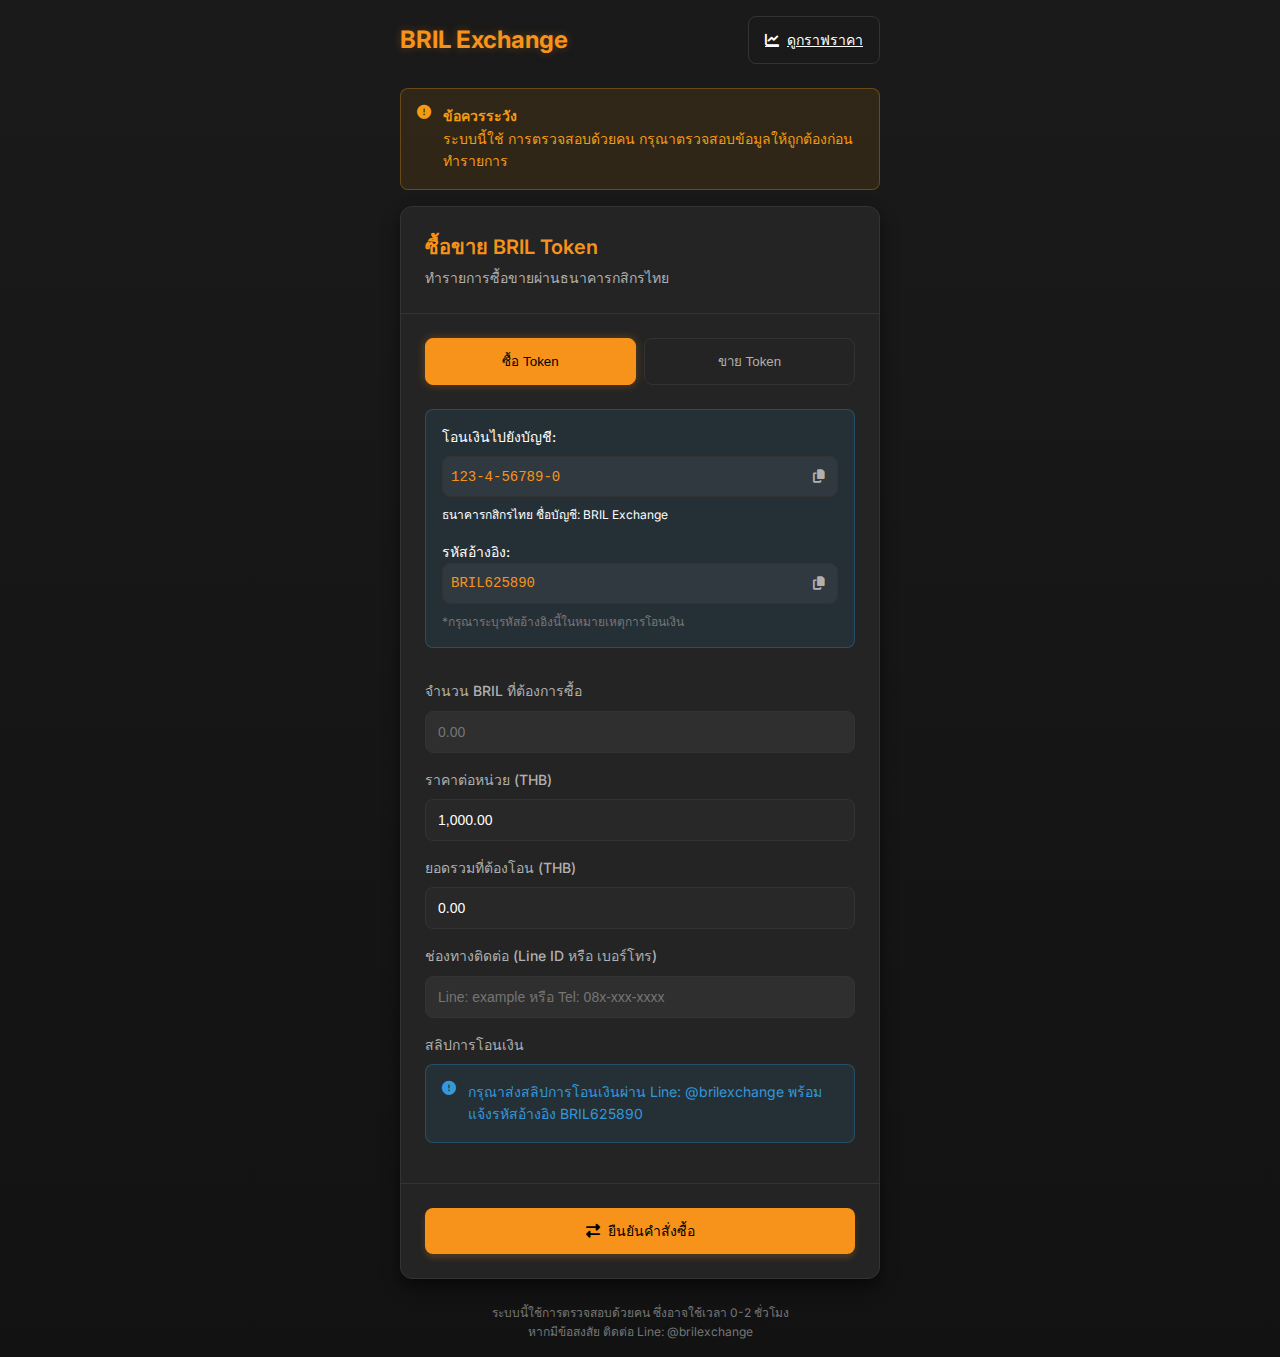
<file: index.html>
<!DOCTYPE html>
<html lang="th">
<head>
    <meta charset="UTF-8">
    <meta name="viewport" content="width=device-width, initial-scale=1.0">
    <title>BRIL Exchange - ระบบซื้อขาย BRIL Token</title>
    <link rel="stylesheet" href="styles.css">
    <link href="https://fonts.googleapis.com/css2?family=Inter:wght@400;500;600;700&display=swap" rel="stylesheet">
    <link rel="stylesheet" href="https://cdnjs.cloudflare.com/ajax/libs/font-awesome/6.4.0/css/all.min.css">
</head>
<body>
    <main class="container">
        <div class="content">
            <div class="header">
                <h1 class="title">BRIL Exchange</h1>
                <a href="dashboard.html" class="btn btn-outline">
                    <i class="fas fa-chart-line"></i>
                    <span>ดูกราฟราคา</span>
                </a>
            </div>
            
            <div class="alert alert-warning">
                <i class="fas fa-exclamation-circle"></i>
                <div>
                    <h4>ข้อควรระวัง</h4>
                    <p>ระบบนี้ใช้ การตรวจสอบด้วยคน กรุณาตรวจสอบข้อมูลให้ถูกต้องก่อนทำรายการ</p>
                </div>
            </div>
            
            <div class="card">
                <div class="card-header">
                    <h2 class="card-title">ซื้อขาย BRIL Token</h2>
                    <p class="card-description">ทำรายการซื้อขายผ่านธนาคารกสิกรไทย</p>
                </div>
                
                <div class="card-content">
                    <div class="tabs">
                        <div class="tabs-list">
                            <button class="tab active" data-tab="buy">ซื้อ Token</button>
                            <button class="tab" data-tab="sell">ขาย Token</button>
                        </div>
                        
                        <!-- แท็บซื้อ Token -->
                        <div class="tab-content active" id="buy-content">
                            <div class="form-container">
                                <div class="alert alert-info">
                                    <div class="alert-content">
                                        <p class="text-medium">โอนเงินไปยังบัญชี:</p>
                                        <div class="copy-container">
                                            <span class="monospace">123-4-56789-0</span>
                                            <button class="btn-icon" onclick="copyToClipboard('123-4-56789-0', 'คัดลอกเลขบัญชีแล้ว')">
                                                <i class="fas fa-copy"></i>
                                            </button>
                                        </div>
                                        <p class="text-small">ธนาคารกสิกรไทย ชื่อบัญชี: BRIL Exchange</p>
                                        <div class="mt-2">
                                            <p class="text-medium">รหัสอ้างอิง:</p>
                                            <div class="copy-container">
                                                <span class="monospace" id="reference-code">BRIL123456</span>
                                                <button class="btn-icon" onclick="copyToClipboard(document.getElementById('reference-code').textContent, 'คัดลอกรหัสอ้างอิงแล้ว')">
                                                    <i class="fas fa-copy"></i>
                                                </button>
                                            </div>
                                        </div>
                                        <p class="text-small text-muted">*กรุณาระบุรหัสอ้างอิงนี้ในหมายเหตุการโอนเงิน</p>
                                    </div>
                                </div>
                                
                                <div class="form-group">
                                    <label for="buy-amount">จำนวน BRIL ที่ต้องการซื้อ</label>
                                    <input type="number" id="buy-amount" placeholder="0.00" class="input">
                                </div>
                                
                                <div class="form-group">
                                    <label for="buy-price">ราคาต่อหน่วย (THB)</label>
                                    <input type="text" id="buy-price" value="1,000.00" readonly class="input">
                                </div>
                                
                                <div class="form-group">
                                    <label for="buy-total">ยอดรวมที่ต้องโอน (THB)</label>
                                    <input type="text" id="buy-total" value="0.00" readonly class="input">
                                </div>
                                
                                <div class="form-group">
                                    <label for="buy-contact">ช่องทางติดต่อ (Line ID หรือ เบอร์โทร)</label>
                                    <input type="text" id="buy-contact" placeholder="Line: example หรือ Tel: 08x-xxx-xxxx" class="input">
                                </div>
                                
                                <div class="form-group">
                                    <label for="buy-slip">สลิปการโอนเงิน</label>
                                    <div class="alert alert-blue">
                                        <i class="fas fa-exclamation-circle"></i>
                                        <p>กรุณาส่งสลิปการโอนเงินผ่าน Line: @brilexchange พร้อมแจ้งรหัสอ้างอิง <span id="reference-code-display">BRIL123456</span></p>
                                    </div>
                                </div>
                            </div>
                        </div>
                        
                        <!-- แท็บขาย Token -->
                        <div class="tab-content" id="sell-content">
                            <div class="form-container">
                                <div class="alert alert-info">
                                    <div class="alert-content">
                                        <p class="text-medium">โอน BRIL Token มาที่กระเป๋า:</p>
                                        <div class="copy-container">
                                            <span class="monospace text-small break-all">0x1234567890abcdef1234567890abcdef12345678</span>
                                            <button class="btn-icon" onclick="copyToClipboard('0x1234567890abcdef1234567890abcdef12345678', 'คัดลอกที่อยู่กระเป๋าแล้ว')">
                                                <i class="fas fa-copy"></i>
                                            </button>
                                        </div>
                                        <div class="mt-2">
                                            <p class="text-medium">จำนวนทศนิยมเฉพาะที่ต้องใส่ต่อท้าย:</p>
                                            <div class="copy-container">
                                                <span class="monospace" id="specific-decimal">.12345</span>
                                                <button class="btn-icon" onclick="copyToClipboard(document.getElementById('specific-decimal').textContent, 'คัดลอกจำนวนทศนิยมแล้ว')">
                                                    <i class="fas fa-copy"></i>
                                                </button>
                                            </div>
                                        </div>
                                        <p class="text-small text-muted mt-1" id="decimal-example">*ตัวอย่าง: หากต้องการขาย 10 BRIL ให้โอน 10.12345 BRIL</p>
                                    </div>
                                </div>
                                
                                <div class="form-group">
                                    <label for="sell-amount">จำนวน BRIL ที่ต้องการขาย</label>
                                    <input type="number" id="sell-amount" placeholder="0.00" class="input">
                                    <p class="text-small text-muted" id="sell-amount-with-decimal">*โปรดโอน 0.12345 BRIL</p>
                                </div>
                                
                                <div class="form-group">
                                    <label for="sell-price">ราคารับซื้อต่อหน่วย (THB)</label>
                                    <input type="text" id="sell-price" value="900.00" readonly class="input">
                                </div>
                                
                                <div class="form-group">
                                    <label for="sell-total">ยอดรวมที่จะได้รับ (THB)</label>
                                    <input type="text" id="sell-total" value="0.00" readonly class="input">
                                </div>
                                
                                <div class="form-group">
                                    <label for="bank-account">เลขบัญชีธนาคารของคุณ</label>
                                    <input type="text" id="bank-account" placeholder="เลขบัญชี และชื่อธนาคาร" class="input">
                                </div>
                                
                                <div class="form-group">
                                    <label for="sell-contact">ช่องทางติดต่อ (Line ID หรือ เบอร์โทร)</label>
                                    <input type="text" id="sell-contact" placeholder="Line: example หรือ Tel: 08x-xxx-xxxx" class="input">
                                </div>
                                
                            </div>
                        </div>
                    </div>
                </div>
                
                <div class="card-footer">
                    <div class="tab-buttons">
                        <button id="buy-button" class="btn btn-primary btn-full">
                            <i class="fas fa-exchange-alt"></i> ยืนยันคำสั่งซื้อ
                        </button>
                        <button id="sell-button" class="btn btn-primary btn-full" style="display: none;">
                            <i class="fas fa-exchange-alt"></i> ยืนยันคำสั่งขาย
                        </button>
                    </div>
                </div>
            </div>
            
            <div class="footer-text">
                <p>ระบบนี้ใช้การตรวจสอบด้วยคน ซึ่งอาจใช้เวลา 0-2 ชั่วโมง</p>
                <p>หากมีข้อสงสัย ติดต่อ Line: @brilexchange</p>
            </div>
        </div>
    </main>
    
    <!-- Toast notification -->
    <div id="toast" class="toast">
        <div class="toast-content">
            <div class="toast-title">แจ้งเตือน</div>
            <div class="toast-message">ข้อความแจ้งเตือน</div>
        </div>
    </div>
    
    <script src="script.js"></script>
    <script>
        document.addEventListener('DOMContentLoaded', () => {
            async function updateBRILPrices() {
                try {
                    const response = await fetch('https://api.coingecko.com/api/v3/simple/price?ids=brilliant-crypto-token&vs_currencies=thb');
                    const data = await response.json();
                    const marketPrice = data["brilliant-crypto-token"].thb;
        
                    // คำนวณราคาซื้อ/ขาย
                    const buyPrice = (marketPrice * 1.1).toFixed(2);   // +10%
                    const sellPrice = (marketPrice * 0.9).toFixed(2);  // -10%
        
                    // แสดงผลในช่อง input
                    document.getElementById('buy-price').value = parseFloat(buyPrice).toLocaleString('th-TH', { minimumFractionDigits: 2 });
                    document.getElementById('sell-price').value = parseFloat(sellPrice).toLocaleString('th-TH', { minimumFractionDigits: 2 });
        
                    // เพิ่ม auto คำนวณยอดรวม
                    document.getElementById('buy-amount').addEventListener('input', () => {
                        const amount = parseFloat(document.getElementById('buy-amount').value || 0);
                        document.getElementById('buy-total').value = (amount * buyPrice).toLocaleString('th-TH', { minimumFractionDigits: 2 });
                    });
        
                    document.getElementById('sell-amount').addEventListener('input', () => {
                        const amount = parseFloat(document.getElementById('sell-amount').value || 0);
                        document.getElementById('sell-total').value = (amount * sellPrice).toLocaleString('th-TH', { minimumFractionDigits: 2 });
                    });
                } catch (error) {
                    console.error('ไม่สามารถโหลดราคาจาก CoinGecko:', error);
                }
            }
        
            updateBRILPrices();
        });
        </script>
</body>
</html>
</file>
<file: styles.css>
/* Base styles */
:root {
    --primary: #f7931a;
    --primary-dark: #e67e00;
    --secondary: #00c087;
    --secondary-dark: #00a070;
    --background: #1a1a1a;
    --card-bg: #242424;
    --card-border: #333333;
    --text: #ffffff;
    --text-secondary: #b0b0b0;
    --text-muted: #777777;
    --danger: #e74c3c;
    --success: #00c087;
    --warning: #f39c12;
    --info: #242424;
    --shadow: rgba(0, 0, 0, 0.5);
    --border: #333333;
}

* {
    margin: 0;
    padding: 0;
    box-sizing: border-box;
}

body {
    font-family: 'Inter', sans-serif;
    line-height: 1.6;
    color: var(--text);
    background-color: var(--background);
    background-image: linear-gradient(to bottom, #1a1a1a, #121212);
}

/* Layout */
.container {
    display: flex;
    min-height: 100vh;
    justify-content: center;
    align-items: center;
    padding: 1rem;
}

.content {
    max-width: 480px;
    width: 100%;
}

.header {
    display: flex;
    justify-content: space-between;
    align-items: center;
    margin-bottom: 1.5rem;
}

.title {
    font-size: 1.5rem;
    font-weight: 700;
    color: var(--primary);
    text-shadow: 0 0 10px rgba(247, 147, 26, 0.3);
}

/* Card */
.card {
    background-color: var(--card-bg);
    border-radius: 0.75rem;
    box-shadow: 0 8px 16px var(--shadow);
    margin-bottom: 1.5rem;
    overflow: hidden;
    border: 1px solid var(--card-border);
}

.card-header {
    padding: 1.5rem;
    border-bottom: 1px solid var(--border);
}

.card-title {
    font-size: 1.25rem;
    font-weight: 600;
    margin-bottom: 0.25rem;
    color: var(--primary);
}

.card-description {
    color: var(--text-secondary);
    font-size: 0.875rem;
}

.card-content {
    padding: 1.5rem;
}

.card-footer {
    padding: 1.5rem;
    border-top: 1px solid var(--border);
}

/* Tabs */
.tabs-list {
    display: grid;
    grid-template-columns: repeat(2, 1fr);
    gap: 0.5rem;
    margin-bottom: 1.5rem;
}

.tab {
    padding: 0.75rem;
    text-align: center;
    background-color: var(--card-bg);
    border: 1px solid var(--border);
    border-radius: 0.5rem;
    cursor: pointer;
    font-weight: 500;
    transition: all 0.2s;
    color: var(--text-secondary);
}

.tab.active {
    background-color: var(--primary);
    color: #000000;
    border-color: var(--primary);
    box-shadow: 0 0 10px rgba(247, 147, 26, 0.3);
}

.tab-content {
    display: none;
}

.tab-content.active {
    display: block;
}

/* Form */
.form-container {
    display: flex;
    flex-direction: column;
    gap: 1rem;
}

.form-group {
    display: flex;
    flex-direction: column;
    gap: 0.5rem;
}

label {
    font-size: 0.875rem;
    font-weight: 500;
    color: var(--text-secondary);
}

.input {
    padding: 0.75rem;
    border: 1px solid var(--border);
    border-radius: 0.5rem;
    font-size: 0.875rem;
    transition: border-color 0.2s;
    background-color: rgba(255, 255, 255, 0.05);
    color: var(--text);
}

.input:focus {
    outline: none;
    border-color: var(--primary);
    box-shadow: 0 0 0 2px rgba(247, 147, 26, 0.2);
}

.input[readonly] {
    background-color: rgba(255, 255, 255, 0.02);
    cursor: not-allowed;
}

/* Buttons */
.btn {
    display: inline-flex;
    align-items: center;
    justify-content: center;
    gap: 0.5rem;
    padding: 0.75rem 1rem;
    border-radius: 0.5rem;
    font-weight: 500;
    font-size: 0.875rem;
    cursor: pointer;
    transition: all 0.2s;
    border: none;
}

.btn-outline {
    background-color: transparent;
    border: 1px solid var(--border);
    color: var(--text);
}

.btn-outline:hover {
    background-color: rgba(255, 255, 255, 0.05);
    border-color: var(--primary);
}

.btn-primary {
    background-color: var(--primary);
    color: #000000;
    box-shadow: 0 4px 6px rgba(247, 147, 26, 0.2);
}

.btn-primary:hover {
    background-color: var(--primary-dark);
    transform: translateY(-2px);
    box-shadow: 0 6px 8px rgba(247, 147, 26, 0.3);
}

.btn-secondary {
    background-color: var(--secondary);
    color: #000000;
    box-shadow: 0 4px 6px rgba(0, 192, 135, 0.2);
}

.btn-secondary:hover {
    background-color: var(--secondary-dark);
    transform: translateY(-2px);
    box-shadow: 0 6px 8px rgba(0, 192, 135, 0.3);
}

.btn-full {
    width: 100%;
}

.btn-icon {
    background: none;
    border: none;
    cursor: pointer;
    padding: 0.25rem;
    color: var(--text-secondary);
}

.btn-icon:hover {
    color: var(--primary);
}

.btn:disabled {
    opacity: 0.5;
    cursor: not-allowed;
    transform: none !important;
    box-shadow: none !important;
}

/* Alerts */
.alert {
    display: flex;
    gap: 0.75rem;
    padding: 1rem;
    border-radius: 0.5rem;
    font-size: 0.875rem;
    margin-bottom: 1rem;
    border: 1px solid transparent;
}

.alert-warning {
    background-color: rgba(243, 156, 18, 0.1);
    border-color: rgba(243, 156, 18, 0.3);
    color: #f39c12;
}

.alert-info {
    background-color: rgba(52, 152, 219, 0.1);
    border-color: rgba(52, 152, 219, 0.3);
    color: var(--text);
}

.alert-blue {
    background-color: rgba(52, 152, 219, 0.1);
    border-color: rgba(52, 152, 219, 0.3);
    color: #3498db;
}

.alert-content {
    display: flex;
    flex-direction: column;
    gap: 0.5rem;
    width: 100%;
}

/* Utilities */
.text-medium {
    font-size: 0.875rem;
    font-weight: 500;
}

.text-small {
    font-size: 0.75rem;
}

.text-muted {
    color: var(--text-muted);
}

.monospace {
    font-family: monospace;
    font-size: 0.875rem;
    color: var(--primary);
}

.break-all {
    word-break: break-all;
}

.mt-1 {
    margin-top: 0.25rem;
}

.mt-2 {
    margin-top: 0.5rem;
}

.copy-container {
    display: flex;
    justify-content: space-between;
    align-items: center;
    background-color: rgba(255, 255, 255, 0.05);
    padding: 0.5rem;
    border-radius: 0.5rem;
    border: 1px solid var(--border);
}

.footer-text {
    text-align: center;
    font-size: 0.75rem;
    color: var(--text-muted);
    margin-top: 1.5rem;
}

/* Toast */
.toast {
    position: fixed;
    top: 1rem;
    right: 1rem;
    background-color: var(--card-bg);
    border-radius: 0.5rem;
    box-shadow: 0 4px 12px var(--shadow);
    padding: 1rem;
    max-width: 300px;
    z-index: 1000;
    transform: translateX(150%);
    transition: transform 0.3s ease-in-out;
    border: 1px solid var(--border);
}

.toast.show {
    transform: translateX(0);
}

.toast-title {
    font-weight: 600;
    margin-bottom: 0.25rem;
    color: var(--primary);
}

.toast-message {
    font-size: 0.875rem;
    color: var(--text-secondary);
}

/* Dashboard styles */
.dashboard-container {
    max-width: 1000px;
    width: 100%;
    padding: 2rem;
}

.price-cards {
    display: grid;
    grid-template-columns: repeat(1, 1fr);
    gap: 1rem;
    margin-bottom: 2rem;
}

@media (min-width: 768px) {
    .price-cards {
        grid-template-columns: repeat(3, 1fr);
    }
}

.price-card {
    padding: 1.5rem;
    border-radius: 0.5rem;
    text-align: center;
    background-color: var(--card-bg);
    border: 1px solid var(--border);
}

.price-card.market {
    border-top: 3px solid #3498db;
}

.price-card.buy {
    border-top: 3px solid #e74c3c;
}

.price-card.sell {
    border-top: 3px solid var(--secondary);
}

.price-title {
    font-size: 1rem;
    font-weight: 500;
    margin-bottom: 0.5rem;
    color: var(--text-secondary);
}

.price-value {
    font-size: 1.5rem;
    font-weight: 700;
}

.market .price-value {
    color: #3498db;
}

.buy .price-value {
    color: #e74c3c;
}

.sell .price-value {
    color: var(--secondary);
}

.chart-container {
    height: 400px;
    margin-bottom: 1rem;
    background-color: rgba(255, 255, 255, 0.02);
    border-radius: 0.5rem;
    padding: 1rem;
}

.last-updated {
    text-align: right;
    font-size: 0.75rem;
    color: var(--text-muted);
    margin-bottom: 1rem;
}

.back-button {
    margin-bottom: 1rem;
}

/* Responsive */
@media (max-width: 480px) {
    .container {
        padding: 0.5rem;
    }
    
    .card-header, .card-content, .card-footer {
        padding: 1rem;
    }
    
    .dashboard-container {
        padding: 1rem;
    }
}
</file>
